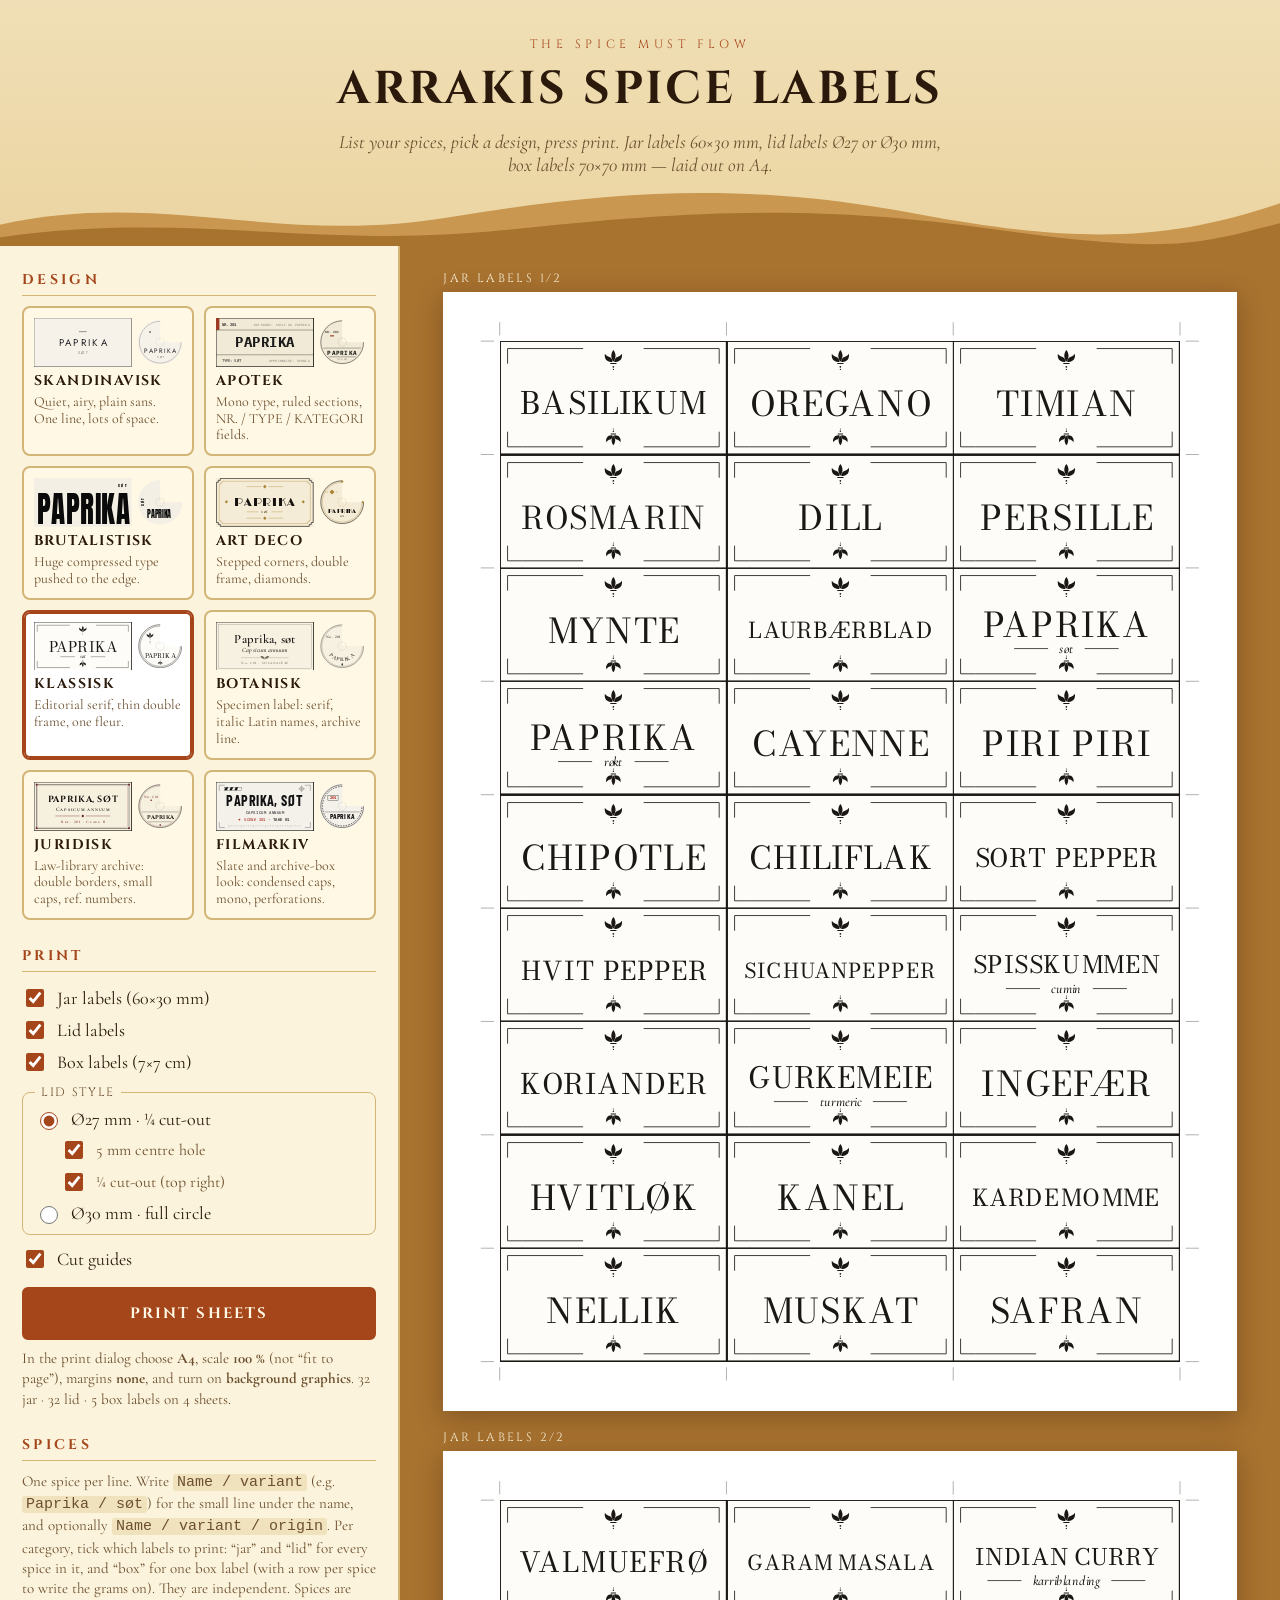
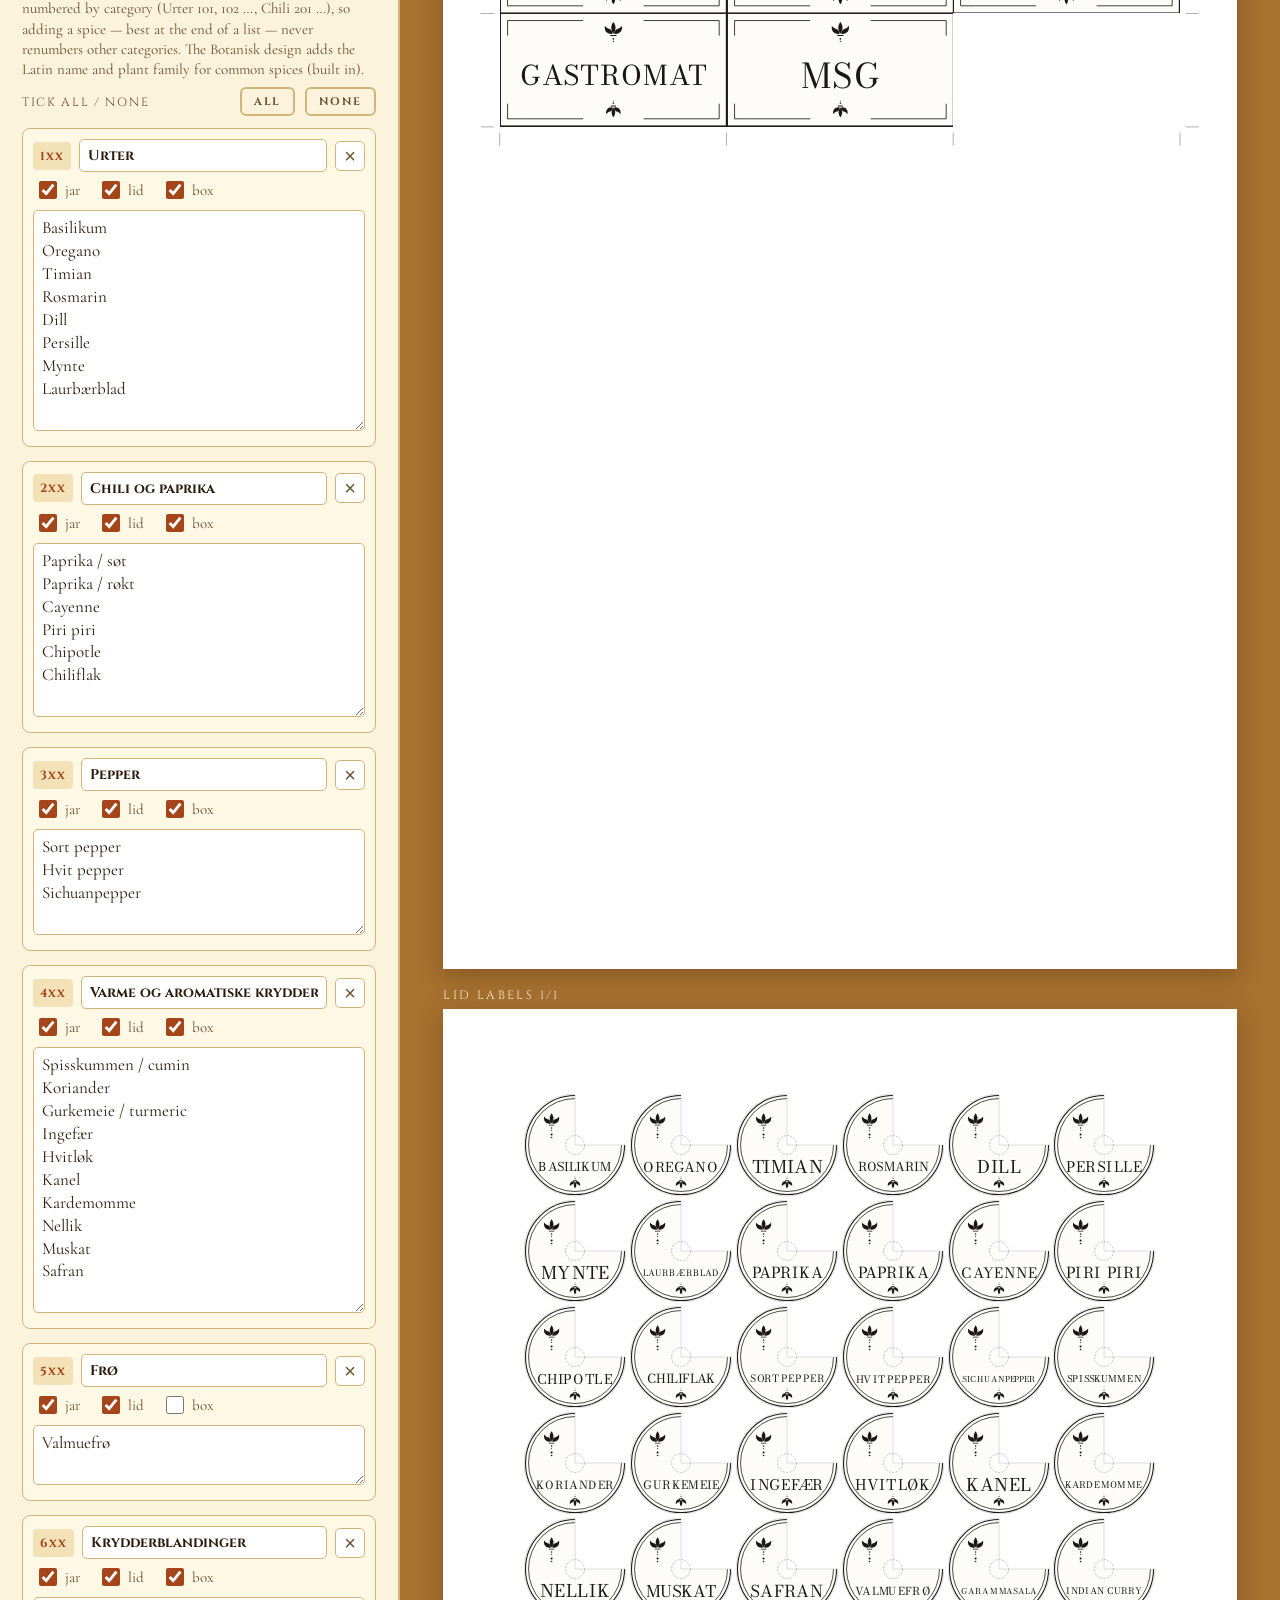
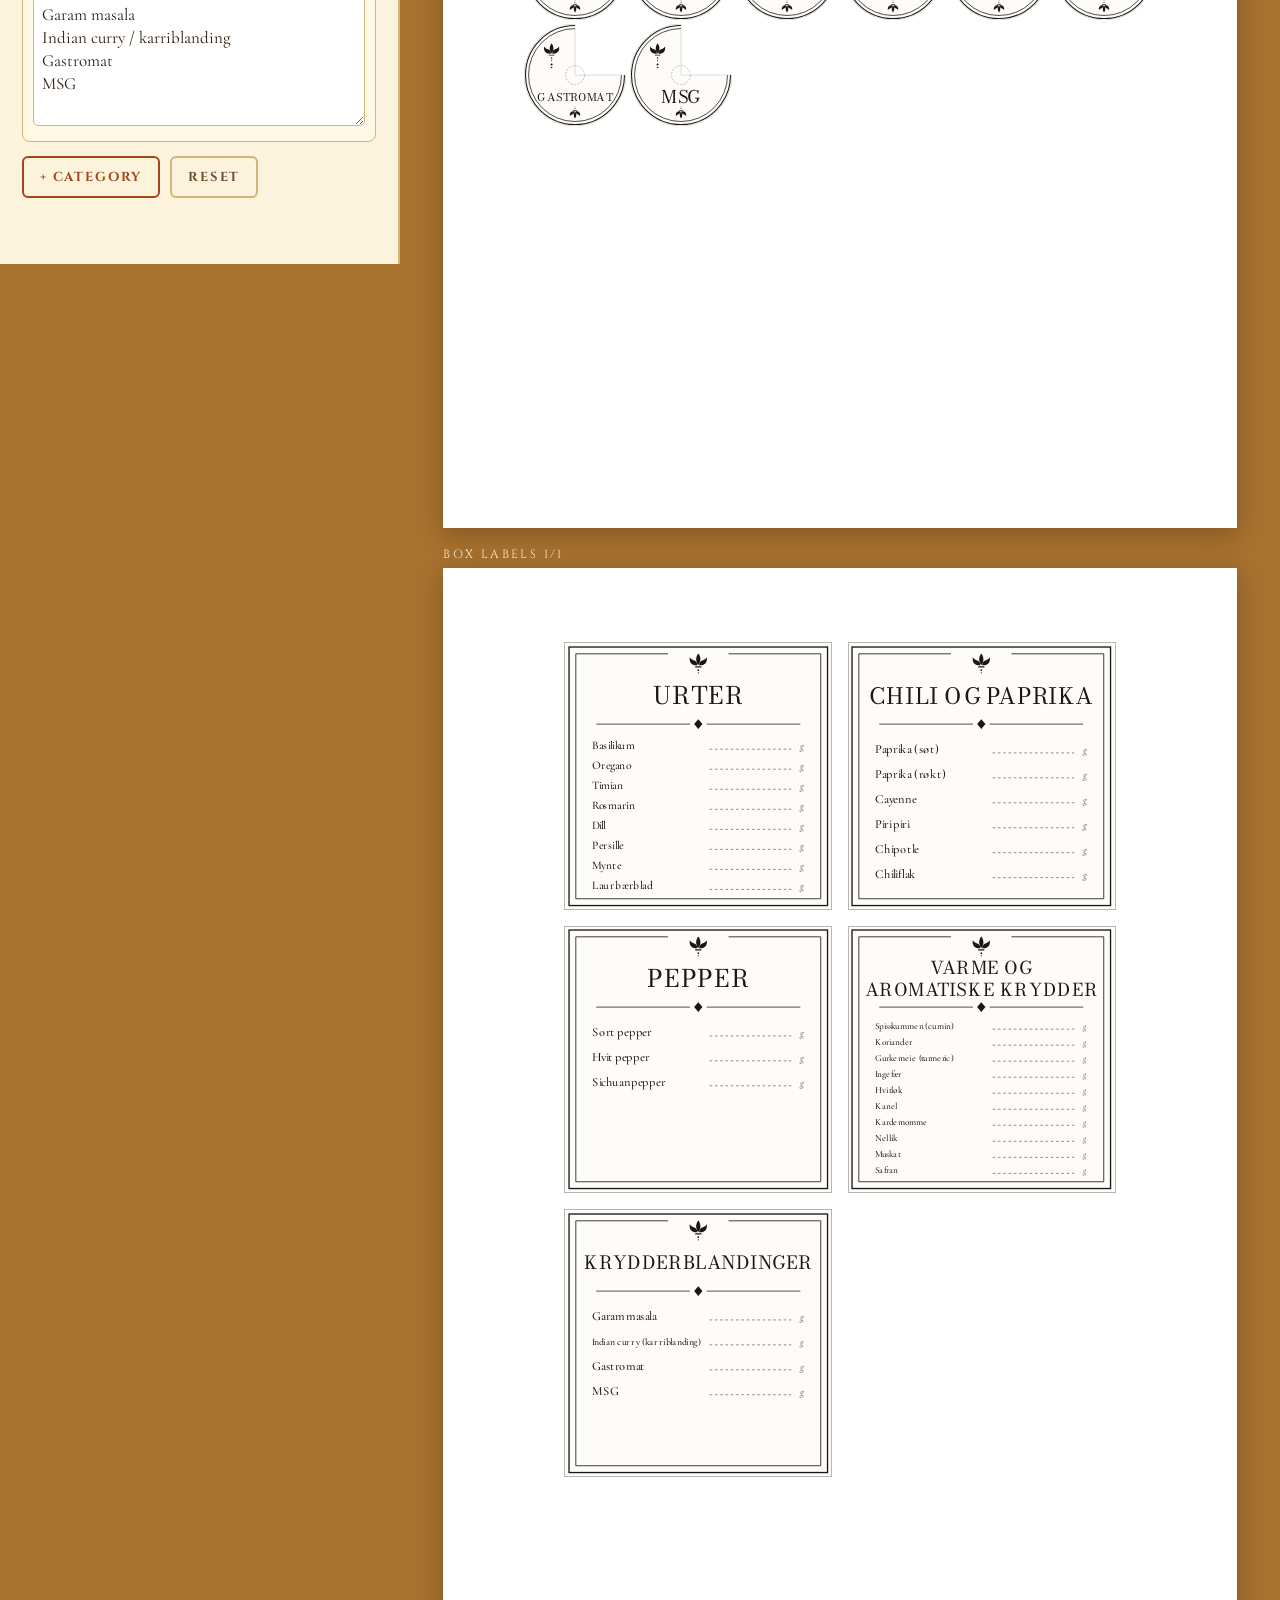
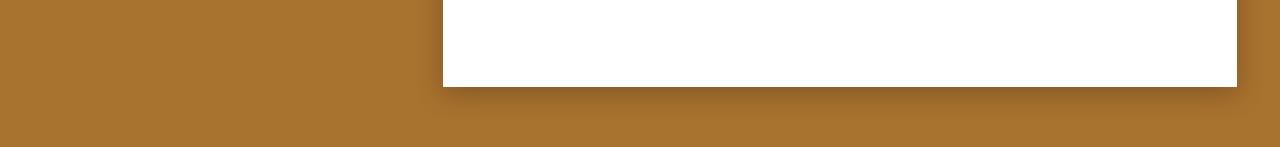
<file: index.html>
<!DOCTYPE html>
<html lang="en">
<head>
  <meta charset="utf-8">
  <meta name="viewport" content="width=device-width, initial-scale=1">
  <title>Arrakis Spice Labels — label your spice</title>
  <meta name="description" content="Print-ready jar, lid and box labels for your spice shakers. List your spices, pick a design, print on A4. Made for IKEA CITRONHAJ-style shakers.">
  <meta name="theme-color" content="#a8722f">
  <link rel="canonical" href="https://dagfrode.github.io/spice/">
  <link rel="icon" type="image/svg+xml" href="assets/favicon.svg">
  <link rel="apple-touch-icon" href="assets/apple-touch-icon.png">

  <meta property="og:type" content="website">
  <meta property="og:site_name" content="Arrakis Spice Labels">
  <meta property="og:title" content="Arrakis Spice Labels — label your spice">
  <meta property="og:description" content="Print-ready jar, lid and box labels for your spice shakers. List your spices, pick a design, print on A4. Made for IKEA CITRONHAJ-style shakers.">
  <meta property="og:url" content="https://dagfrode.github.io/spice/">
  <meta property="og:locale" content="en_US">
  <meta property="og:image" content="https://dagfrode.github.io/spice/assets/og.png">
  <meta property="og:image:type" content="image/png">
  <meta property="og:image:width" content="1200">
  <meta property="og:image:height" content="630">
  <meta property="og:image:alt" content="Three spice labels (Paprika, Melange, Kanel) in different designs beside the text: The spice must flow. Label your spice.">

  <meta name="twitter:card" content="summary_large_image">
  <meta name="twitter:title" content="Arrakis Spice Labels — label your spice">
  <meta name="twitter:description" content="Print-ready jar, lid and box labels for your spice shakers. Pick a design, print on A4.">
  <meta name="twitter:image" content="https://dagfrode.github.io/spice/assets/og.png">
  <meta name="twitter:image:alt" content="Three spice labels (Paprika, Melange, Kanel) in different designs beside the text: The spice must flow. Label your spice.">
  <link rel="preconnect" href="https://fonts.googleapis.com">
  <link rel="preconnect" href="https://fonts.gstatic.com" crossorigin>
  <link href="https://fonts.googleapis.com/css2?family=Anton&family=Barlow+Condensed:wght@600;700&family=Bodoni+Moda:ital,wght@0,400;0,500;1,400&family=Cinzel:wght@500;700&family=Cormorant+Garamond:ital,wght@0,500;0,600;1,500&family=Cormorant+SC:wght@500;600&family=IBM+Plex+Mono:wght@400;500;700&family=Jost:wght@400;500&family=Limelight&display=swap" rel="stylesheet">
  <link rel="stylesheet" href="css/theme.css">
  <link rel="stylesheet" href="css/print.css">
</head>
<body>
  <header class="hero">
    <div class="hero-inner">
      <p class="kicker">The spice must flow</p>
      <h1>Arrakis Spice Labels</h1>
      <p class="lede">List your spices, pick a design, press print. Jar labels 60×30&nbsp;mm, lid labels Ø27 or Ø30&nbsp;mm, box labels 70×70&nbsp;mm — laid out on A4.</p>
    </div>
    <svg class="ridge" viewBox="0 0 1200 90" preserveAspectRatio="none" aria-hidden="true">
      <path d="M0,60 C150,10 260,90 420,50 S700,0 860,45 S1100,80 1200,30 V90 H0Z" fill="#c9974f"/>
      <path d="M0,78 C170,40 300,95 470,68 S760,30 930,66 S1120,88 1200,58 V90 H0Z" fill="#a8722f"/>
    </svg>
  </header>

  <main class="layout">
    <aside class="controls" aria-label="Controls">
      <section>
        <h2>Design</h2>
        <div id="designs" class="designs"></div>
      </section>

      <section>
        <h2>Print</h2>
        <label class="opt"><input type="checkbox" id="opt-jars"> Jar labels (60×30&nbsp;mm)</label>
        <label class="opt"><input type="checkbox" id="opt-lids"> Lid labels</label>
        <label class="opt"><input type="checkbox" id="opt-boxes"> Box labels (7×7&nbsp;cm)</label>
        <fieldset class="lidstyle">
          <legend>Lid style</legend>
          <label class="opt"><input type="radio" name="lid-style" value="notch27"> Ø27&nbsp;mm · ¼ cut-out</label>
          <label class="opt sub" data-for="notch27"><input type="checkbox" id="opt-hole"> 5&nbsp;mm centre hole</label>
          <label class="opt sub" data-for="notch27"><input type="checkbox" id="opt-notch"> ¼ cut-out (top right)</label>
          <label class="opt"><input type="radio" name="lid-style" value="round30"> Ø30&nbsp;mm · full circle</label>
        </fieldset>
        <label class="opt"><input type="checkbox" id="opt-cuts"> Cut guides</label>
        <button type="button" id="print" class="btn primary">Print sheets</button>
        <p class="hint">In the print dialog choose <strong>A4</strong>, scale <strong>100&nbsp;%</strong> (not “fit to page”), margins <strong>none</strong>, and turn on <strong>background graphics</strong>. <span id="summary"></span></p>
      </section>

      <section>
        <h2>Spices</h2>
        <p class="hint">One spice per line. Write <code>Name / variant</code> (e.g. <code>Paprika / søt</code>) for the small line under the name, and optionally <code>Name / variant / origin</code>. Per category, tick which labels to print: “jar” and “lid” for every spice in it, and “box” for one box label (with a row per spice to write the grams on). They are independent. Spices are numbered by category (Urter 101, 102 …, Chili 201 …), so adding a spice — best at the end of a list — never renumbers other categories. The Botanisk design adds the Latin name and plant family for common spices (built in).</p>
        <div class="row picks"><span class="picks-label">Tick all / none</span>
          <button type="button" id="print-all" class="btn ghost small">All</button>
          <button type="button" id="print-none" class="btn ghost small">None</button></div>
        <div id="cats"></div>
        <div class="row">
          <button type="button" id="add-cat" class="btn">+ Category</button>
          <button type="button" id="reset" class="btn ghost">Reset</button>
        </div>
      </section>
    </aside>

    <section id="preview" class="preview" aria-label="Print preview">
      <div id="scaler" class="scaler"><div id="sheets" class="sheets"></div></div>
    </section>
  </main>

  <script src="js/svgutil.js"></script>
  <script src="js/fit.js"></script>
  <script src="js/data.js"></script>
  <script src="js/botanical.js"></script>
  <script src="js/state.js"></script>
  <script src="js/designs/registry.js"></script>
  <script src="js/designs/skandinavisk.js"></script>
  <script src="js/designs/apotek.js"></script>
  <script src="js/designs/brutalist.js"></script>
  <script src="js/designs/artdeco.js"></script>
  <script src="js/designs/editorial.js"></script>
  <script src="js/designs/botanisk.js"></script>
  <script src="js/designs/juridisk.js"></script>
  <script src="js/designs/film.js"></script>
  <script src="js/layout.js"></script>
  <script src="js/app.js"></script>
</body>
</html>
</file>
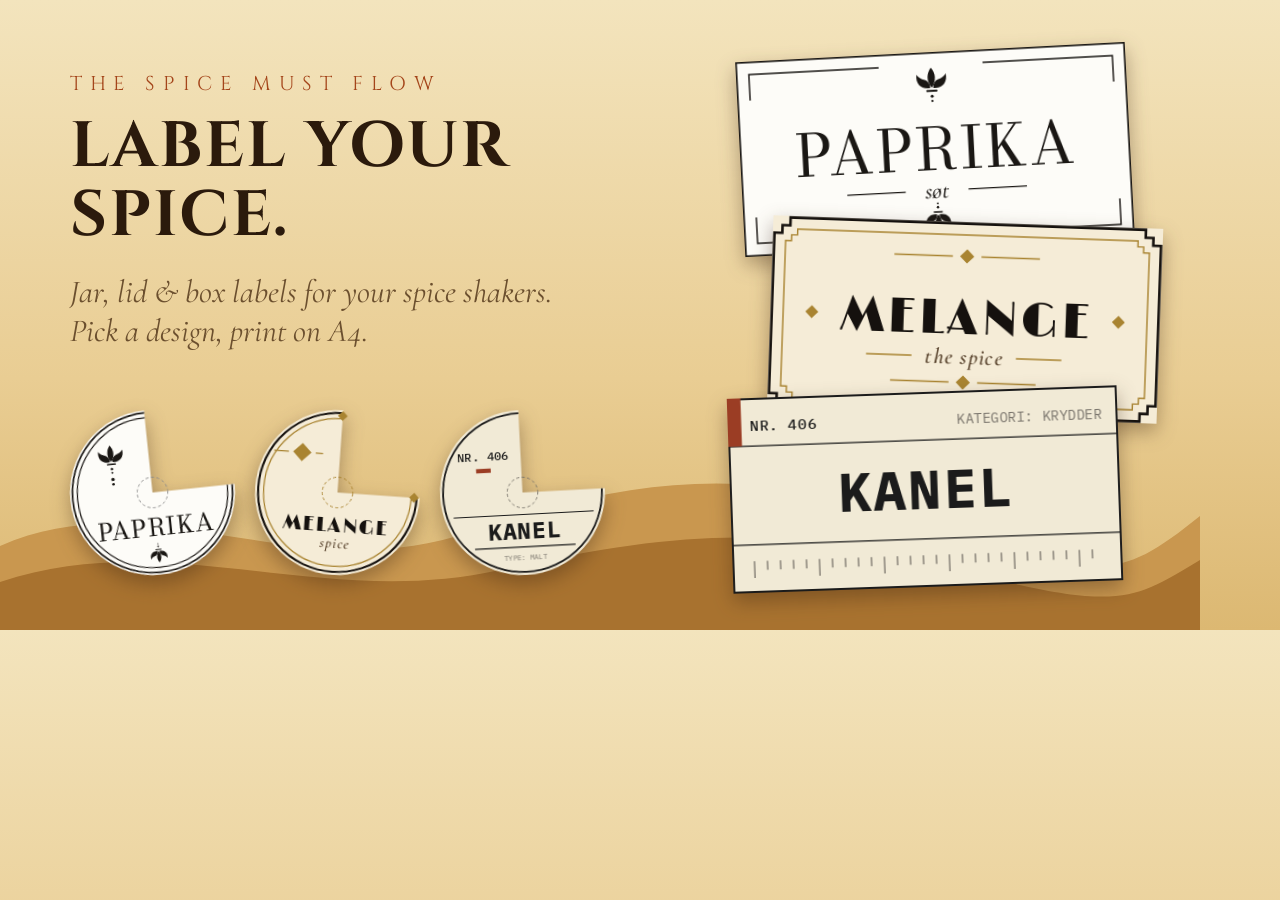
<file: assets/og.html>
<!DOCTYPE html>
<!-- Source of assets/og.png (1200x630 link-preview image). Regenerate with:
     google-chrome --headless=new --virtual-time-budget=10000 --window-size=1200,760 --screenshot=/tmp/og-full.png assets/og.html
     then crop the top 1200x630 (headless Chrome's viewport is shorter than the window):
     python3 -c "from PIL import Image; Image.open('/tmp/og-full.png').crop((0,0,1200,630)).save('assets/og.png', optimize=True)"
     Uses the app's own label renderers so the image always matches the real designs. -->
<html lang="en">
<head>
<meta charset="utf-8">
<title>Arrakis Spice Labels — preview image</title>
<link href="https://fonts.googleapis.com/css2?family=Anton&family=Bodoni+Moda:ital,wght@0,400;0,500;1,400&family=Cinzel:wght@500;700&family=Cormorant+Garamond:ital,wght@0,500;0,600;1,500&family=IBM+Plex+Mono:wght@400;500;700&family=Jost:wght@400;500&family=Limelight&display=swap" rel="stylesheet">
<style>
  * { box-sizing: border-box; }
  html, body { margin: 0; width: 1200px; height: 630px; overflow: hidden; }
  body { position: relative; background: linear-gradient(180deg, #f3e4bd 0%, #e9cd93 60%, #dcb872 100%); color: #2b1a0c; font-family: 'Cormorant Garamond', Georgia, serif; }
  .ridge { position: absolute; left: 0; bottom: 0; width: 1200px; height: 170px; }
  .copy { position: absolute; left: 70px; top: 70px; width: 640px; }
  .kicker { font-family: 'Cinzel', serif; font-size: 20px; letter-spacing: .38em; text-transform: uppercase; color: #a4451a; }
  h1 { margin: 16px 0 0; font-family: 'Cinzel', serif; font-weight: 700; font-size: 64px; line-height: 1.08; letter-spacing: .03em; text-transform: uppercase; }
  .sub { margin-top: 22px; font-size: 32px; font-style: italic; color: #6b4f2e; line-height: 1.2; }
  .lbl { position: absolute; filter: drop-shadow(0 8px 10px rgba(58, 35, 17, .38)); }
  .lbl svg { width: 100% !important; height: auto !important; }
  .lids { position: absolute; left: 70px; top: 400px; }
</style>
</head>
<body>
  <svg class="ridge" viewBox="0 0 1200 170" preserveAspectRatio="none" aria-hidden="true">
    <path d="M0,86 C150,20 300,130 470,72 S760,4 930,64 S1120,120 1200,56 V170 H0Z" fill="#c9974f"/>
    <path d="M0,122 C170,66 320,150 500,110 S780,64 950,108 S1130,142 1200,100 V170 H0Z" fill="#a8722f"/>
  </svg>
  <div class="copy">
    <div class="kicker">The spice must flow</div>
    <h1>Label your spice.</h1>
    <div class="sub">Jar, lid &amp; box labels for your spice shakers.<br>Pick a design, print on A4.</div>
  </div>
  <div id="labels"></div>

  <script src="../js/svgutil.js"></script>
  <script src="../js/fit.js"></script>
  <script src="../js/designs/registry.js"></script>
  <script src="../js/designs/skandinavisk.js"></script>
  <script src="../js/designs/apotek.js"></script>
  <script src="../js/designs/brutalist.js"></script>
  <script src="../js/designs/artdeco.js"></script>
  <script src="../js/designs/editorial.js"></script>
  <script>
    const S = Spice;
    Promise.all(S.fontSpecs.map((s) => document.fonts.load(s))).then(() => {
      const item = (name, sub, no) => ({ name, sub, origin: '', no, cat: 'Krydder' });
      const rects = [
        { d: 'editorial', it: item('Paprika', 'søt', 201), x: 740, y: 52, w: 390, r: -3 },
        { d: 'artdeco', it: item('Melange', 'the spice', 101), x: 770, y: 222, w: 390, r: 2 },
        { d: 'apotek', it: item('Kanel', '', 406), x: 730, y: 392, w: 390, r: -2 },
      ];
      const lids = [
        { d: 'editorial', it: item('Paprika', '', 201) },
        { d: 'artdeco', it: item('Melange', 'spice', 101) },
        { d: 'apotek', it: item('Kanel', 'malt', 406) },
      ];
      let h = rects.map((r) =>
        `<div class="lbl" style="left:${r.x}px;top:${r.y}px;width:${r.w}px;transform:rotate(${r.r}deg)">${S.designs.get(r.d).rect(r.it)}</div>`).join('');
      h += lids.map((l, i) =>
        `<div class="lbl" style="left:${70 + i * 185}px;top:410px;width:165px;transform:rotate(${[-6, 4, -3][i]}deg)">${S.designs.get(l.d).circle(l.it, { hole: true, notch: true })}</div>`).join('');
      document.getElementById('labels').innerHTML = h;
    });
  </script>
</body>
</html>
</file>
<file: css/theme.css>
:root {
  --sand: #f0dfb6;
  --sand-deep: #dcb872;
  --dune: #c9974f;
  --spice: #a4451a;
  --ink: #2b1a0c;
  --ink-soft: #6b4f2e;
  --panel: #fbf3dc;
  --line: #d3b578;
  --blue: #1c3a7a;
  --display: 'Cinzel', 'Trajan Pro', serif;
  --body: 'Cormorant Garamond', Georgia, serif;
}

* { box-sizing: border-box; }

body {
  margin: 0;
  color: var(--ink);
  font-family: var(--body);
  font-size: 18px;
  background: linear-gradient(180deg, var(--sand) 0%, #e6c98c 55%, var(--sand-deep) 100%) fixed;
  min-height: 100vh;
}

/* ---- hero ---- */
.hero { position: relative; padding: 36px 24px 0; text-align: center; overflow: hidden; }
.hero-inner { position: relative; z-index: 1; max-width: 760px; margin: 0 auto; padding-bottom: 70px; }
.kicker { margin: 0; font-family: var(--display); letter-spacing: .38em; text-transform: uppercase; font-size: 12px; color: var(--spice); }
h1 { margin: 6px 0 10px; font-family: var(--display); font-weight: 700; font-size: clamp(28px, 5vw, 46px); letter-spacing: .06em; text-transform: uppercase; }
.lede { margin: 0 auto; max-width: 620px; font-size: 19px; color: var(--ink-soft); font-style: italic; }
.ridge { position: absolute; left: 0; right: 0; bottom: 0; width: 100%; height: 64px; }

/* ---- layout ---- */
.layout { display: grid; grid-template-columns: minmax(300px, 400px) 1fr; gap: 0; align-items: start; background: #a8722f; }
.controls { padding: 24px 22px 40px; background: var(--panel); border-right: 2px solid var(--line); min-height: calc(100vh - 220px); }
.controls section { margin-bottom: 26px; }
h2 { margin: 0 0 10px; font-family: var(--display); font-size: 14px; letter-spacing: .24em; text-transform: uppercase; color: var(--spice); border-bottom: 1px solid var(--line); padding-bottom: 6px; }
.hint { font-size: 15px; color: var(--ink-soft); line-height: 1.35; margin: 8px 0; }
code { background: #f0e2bd; padding: 0 4px; border-radius: 3px; }

/* design picker */
.designs { display: grid; grid-template-columns: 1fr 1fr; gap: 10px; }
.design {
  display: flex; flex-direction: column; gap: 4px; padding: 10px; text-align: left; cursor: pointer;
  font: inherit; color: inherit; background: #fff8e4; border: 2px solid var(--line); border-radius: 8px;
}
.design:hover { border-color: var(--dune); }
.design:focus-visible, .btn:focus-visible, input:focus-visible, textarea:focus-visible { outline: 3px solid var(--blue); outline-offset: 2px; }
.design.on { border-color: var(--spice); box-shadow: 0 0 0 2px var(--spice) inset; background: #fff; }
.minis { display: flex; align-items: center; gap: 6px; }
.mini-rect { width: 66%; } .mini-circ { width: 30%; }
.design .guide { display: none; }
.mini-rect svg, .mini-circ svg { width: 100% !important; height: auto !important; }
.dname { font-family: var(--display); font-weight: 700; letter-spacing: .1em; font-size: 14px; text-transform: uppercase; }
.dblurb { font-size: 14px; line-height: 1.2; color: var(--ink-soft); }

/* options */
.opt { display: flex; gap: 10px; align-items: center; padding: 4px 0; font-size: 18px; }
.lidstyle { border: 1px solid var(--line); border-radius: 8px; margin: 6px 0 8px; padding: 4px 12px 6px; }
.lidstyle legend { font-family: var(--display); font-size: 12px; letter-spacing: .14em; text-transform: uppercase; color: var(--ink-soft); padding: 0 6px; }
.opt.sub { margin-left: 26px; font-size: 16px; color: var(--ink-soft); }
.opt.sub.dim { opacity: .45; }
.opt input[type=radio] { width: 18px; height: 18px; accent-color: var(--spice); }
.opt input, .chk input { width: 18px; height: 18px; accent-color: var(--spice); }

.btn {
  font: inherit; font-family: var(--display); font-weight: 700; letter-spacing: .14em; text-transform: uppercase; font-size: 13px;
  padding: 10px 16px; border-radius: 6px; cursor: pointer; border: 2px solid var(--spice); background: transparent; color: var(--spice);
}
.btn { display: inline-block; text-decoration: none; }
.btn:hover { background: #f3dcb4; }
.btn.primary { display: block; width: 100%; margin: 12px 0 4px; background: var(--spice); color: #fff8e4; padding: 14px; font-size: 15px; }
.btn.primary:hover { background: #8a3812; }
.btn.ghost { border-color: var(--line); color: var(--ink-soft); }
.row { display: flex; gap: 10px; margin-top: 12px; }


/* list editor */
.cat { margin-bottom: 14px; padding: 10px; background: #fff8e4; border: 1px solid var(--line); border-radius: 8px; }
.cat-head { display: flex; gap: 8px; align-items: center; margin-bottom: 6px; }
.cat-opts { display: flex; gap: 18px; margin: 0 0 8px 2px; }
.cat-name { flex: 1; min-width: 0; font: inherit; font-family: var(--display); font-weight: 700; font-size: 14px; padding: 6px 8px; border: 1px solid var(--line); border-radius: 5px; background: #fff; color: var(--ink); }
.cat.off { opacity: .55; }
.picks { align-items: center; margin: 4px 0 12px; }
.picks-label { flex: 1; font-family: var(--display); font-size: 12px; letter-spacing: .14em; text-transform: uppercase; color: var(--ink-soft); }
.btn.small { padding: 5px 12px; font-size: 11px; }
.cat-no { font-family: var(--display); font-weight: 700; font-size: 12px; letter-spacing: .08em; color: var(--spice); background: #f3e2b8; border-radius: 4px; padding: 6px 7px; }
.chk { display: flex; align-items: center; gap: 5px; font-size: 15px; color: var(--ink-soft); white-space: nowrap; }
.del { width: 30px; height: 30px; font-size: 20px; line-height: 1; border: 1px solid var(--line); border-radius: 5px; background: #fff; color: var(--ink-soft); cursor: pointer; }
.del:hover { background: #f6d9c6; color: var(--spice); }
textarea { width: 100%; font: inherit; font-size: 17px; line-height: 1.35; padding: 6px 8px; border: 1px solid var(--line); border-radius: 5px; background: #fff; color: var(--ink); resize: vertical; }

/* preview */
.preview { padding: 24px 16px 60px; min-width: 0; overflow-x: hidden; }
.scaler { margin: 0 auto; }
.sheets { width: 210mm; transform-origin: top left; }
.sheet-tag { margin: 18px 0 6px; font-family: var(--display); font-size: 12px; letter-spacing: .2em; text-transform: uppercase; color: #fbf3dc; }
.sheet-tag:first-child { margin-top: 0; }
.empty { color: #fbf3dc; font-style: italic; text-align: center; padding: 60px 0; }

@media (max-width: 900px) {
  .layout { grid-template-columns: 1fr; }
  .controls { border-right: 0; min-height: 0; }
}
</file>
<file: css/print.css>
/* Sheet geometry (screen preview + print). All sizes are physical mm. */
.sheet {
  position: relative;
  width: 210mm;
  height: 296mm;            /* a hair under 297 so Chrome never spills a blank page */
  background: #fff;
  box-shadow: 0 6px 24px rgba(58, 35, 17, .35);
  overflow: hidden;
  -webkit-print-color-adjust: exact;
  print-color-adjust: exact;
}

.grid { position: absolute; display: grid; }
.circs-grid { left: 21mm; top: 22mm; }   /* 6 x 28 mm wide, 9 x 28 mm tall */
.boxes-grid { left: 32.5mm; top: 20mm; } /* 2 x 70 mm + 5 mm gap */

.lbl { position: relative; display: flex; align-items: center; justify-content: center; }
.lbl svg { display: block; }

/* Cut guides: hairlines that sit just outside each label so they never print into the artwork. */
.cuts .boxl::after {
  content: ''; position: absolute; pointer-events: none;
  border: .1mm solid #b5b5b5;
}
.marks { display: none; position: absolute; left: 0; top: 0; pointer-events: none; }
.cuts .marks { display: block; }
.lbl .guide { display: none; position: absolute; inset: 0; margin: auto; pointer-events: none; }
.cuts .guide { display: block; }
.cuts .boxl::after { inset: -.4mm; }

@page { size: A4; margin: 0; }

@media print {
  html, body { background: #fff !important; }
  .hero, .controls, .sheet-tag { display: none !important; }
  .layout, .preview { display: block; padding: 0; margin: 0; background: none; overflow: visible; }
  .scaler { width: auto !important; height: auto !important; margin: 0; }
  .sheets { transform: none !important; }
  .sheet { box-shadow: none; break-after: page; page-break-after: always; }
  .sheet:last-of-type { break-after: auto; page-break-after: auto; }
}
</file>
